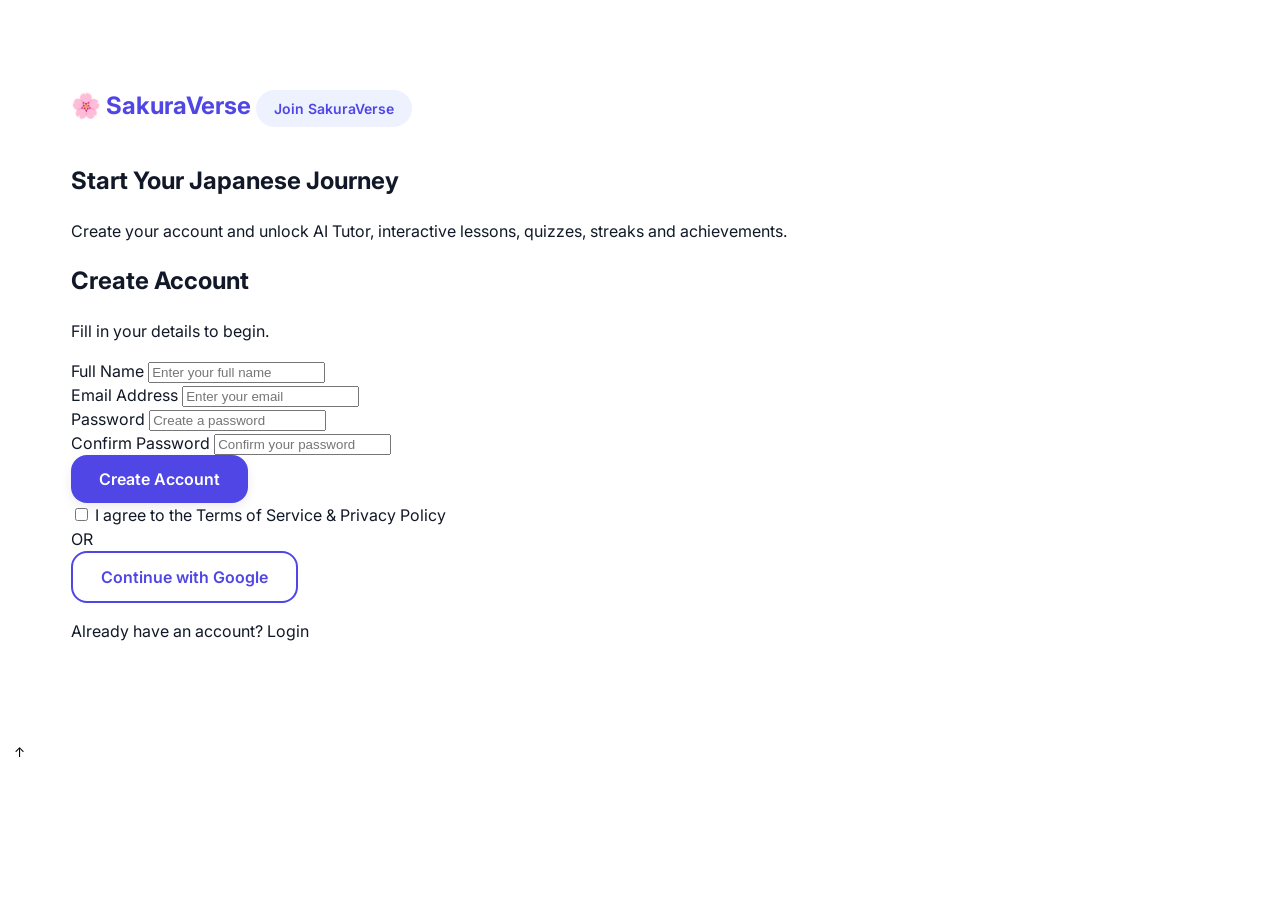
<file: signup.html>
<!DOCTYPE html>
<html lang="en">

<head>

    <!-- =========================
         BASIC META
    ========================== -->

    <meta charset="UTF-8">

    <meta name="viewport"
          content="width=device-width, initial-scale=1.0">

    <title>Create Account • SakuraVerse</title>

    <meta name="description"
          content="Create your SakuraVerse account and start learning Japanese with AI.">

    <!-- =========================
         GOOGLE FONT
    ========================== -->

    <link rel="preconnect"
          href="https://fonts.googleapis.com">

    <link rel="preconnect"
          href="https://fonts.gstatic.com"
          crossorigin>

    <link href="https://fonts.googleapis.com/css2?family=Inter:wght@300;400;500;600;700;800&display=swap"
          rel="stylesheet">

    <!-- =========================
         CSS FILES
    ========================== -->

    <link rel="stylesheet"
          href="../assets/css/variables.css">

    <link rel="stylesheet"
          href="../assets/css/style.css">

    <link rel="stylesheet"
          href="../assets/css/responsive.css">

    <link rel="stylesheet"
          href="../assets/css/animations.css">

</head>

<body>

<!-- =========================
     SIGNUP SECTION
========================= -->

<section class="signup-page">

    <div class="container">

        <div class="login-wrapper">

            <!-- Left Side -->

            <div class="login-info">

                <a href="../index.html"
                   class="logo">

                    🌸 SakuraVerse

                </a>

                <span class="section-badge">

                    Join SakuraVerse

                </span>

                <h1>

                    Start Your
                    Japanese Journey

                </h1>

                <p>

                    Create your account and unlock
                    AI Tutor, interactive lessons,
                    quizzes, streaks and achievements.

                </p>

            </div>

            <!-- Right Side -->

            <div class="login-card">

                <h2>

                    Create Account

                </h2>

                <p>

                    Fill in your details to begin.

                </p>

                              <!-- =========================
                     SIGNUP FORM
                ========================== -->

                <form class="signup-form">

                    <div class="form-group">

                        <label for="fullname">

                            Full Name

                        </label>

                        <input
                            type="text"
                            id="fullname"
                            name="fullname"
                            placeholder="Enter your full name"
                            required>

                    </div>

                    <div class="form-group">

                        <label for="email">

                            Email Address

                        </label>

                        <input
                            type="email"
                            id="email"
                            name="email"
                            placeholder="Enter your email"
                            required>

                    </div>

                    <div class="form-group">

                        <label for="password">

                            Password

                        </label>

                        <input
                            type="password"
                            id="password"
                            name="password"
                            placeholder="Create a password"
                            required>

                    </div>

                    <div class="form-group">

                        <label for="confirm-password">

                            Confirm Password

                        </label>

                        <input
                            type="password"
                            id="confirm-password"
                            name="confirm-password"
                            placeholder="Confirm your password"
                            required>

                    </div>

                    <button
                        type="submit"
                        class="btn btn-primary">

                        Create Account

                    </button>

                </form>

                              <!-- =========================
                     TERMS & CONDITIONS
                ========================== -->

                <div class="login-options">

                    <label class="remember-me">

                        <input
                            type="checkbox"
                            name="terms"
                            required>

                        <span>

                            I agree to the
                            <a href="#">Terms of Service</a>
                            &
                            <a href="#">Privacy Policy</a>

                        </span>

                    </label>

                </div>

                <div class="login-divider">

                    <span>

                        OR

                    </span>

                </div>

                <button
                    type="button"
                    class="btn btn-outline google-login">

                    Continue with Google

                </button>

                              <!-- =========================
                     LOGIN LINK
                ========================== -->

                <p class="signup-text">

                    Already have an account?

                    <a href="login.html">

                        Login

                    </a>

                </p>

            </div>

        </div>

    </div>

</section>

  <!-- =========================
     JAVASCRIPT
========================= -->

<script
    src="../assets/js/script.js">

</script>

</body>

</html>
</file>
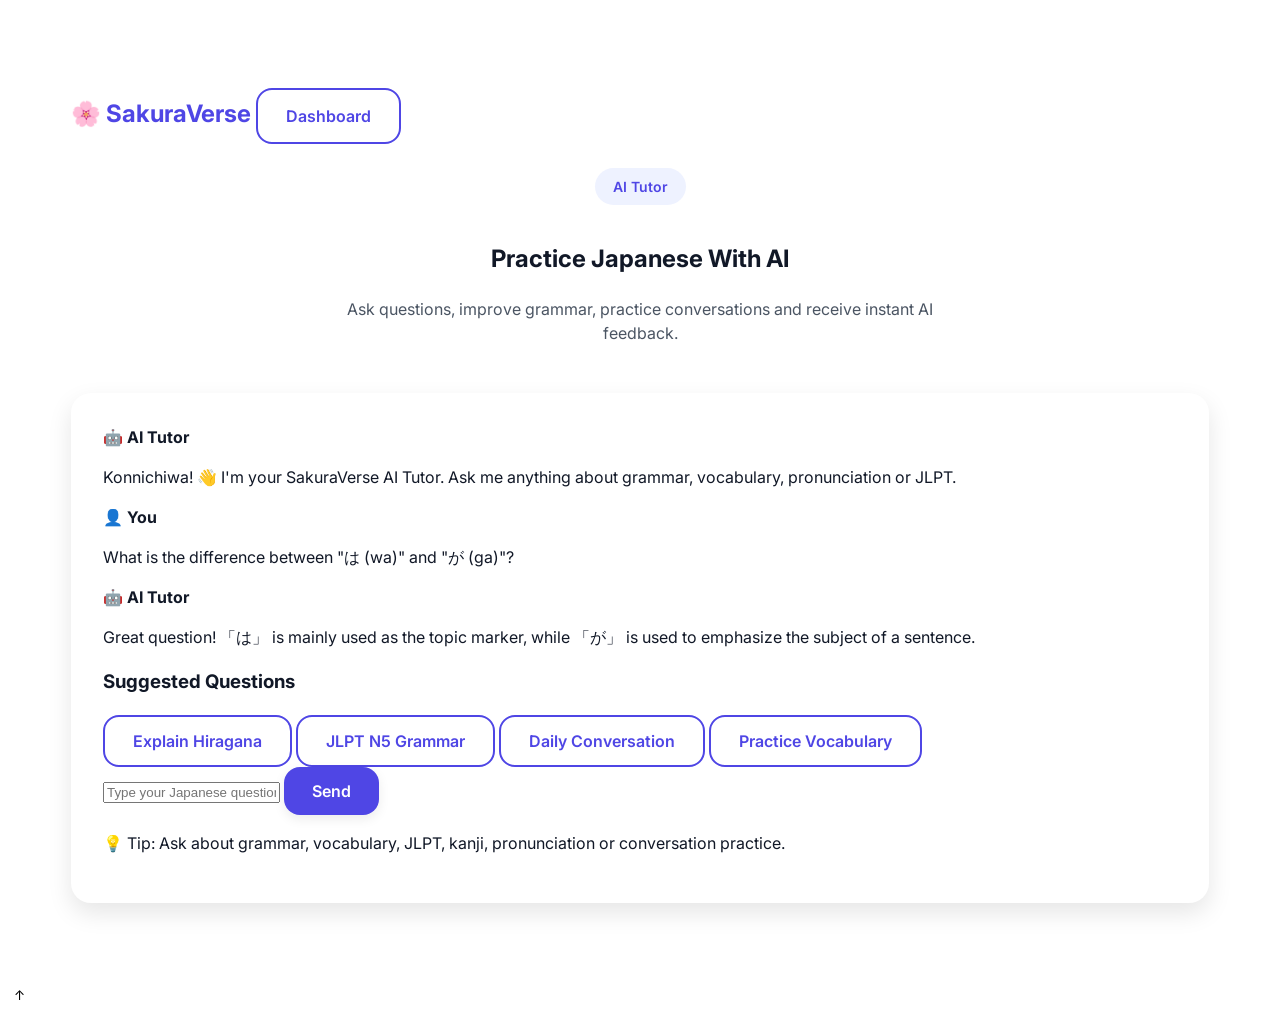
<file: Pages/ai-chat.html>
<!DOCTYPE html>
<html lang="en">

<head>

    <!-- =========================
         BASIC META
    ========================== -->

    <meta charset="UTF-8">

    <meta name="viewport"
          content="width=device-width, initial-scale=1.0">

    <title>AI Tutor • SakuraVerse</title>

    <meta name="description"
          content="Practice Japanese with SakuraVerse AI Tutor.">

    <!-- =========================
         GOOGLE FONT
    ========================== -->

    <link rel="preconnect"
          href="https://fonts.googleapis.com">

    <link rel="preconnect"
          href="https://fonts.gstatic.com"
          crossorigin>

    <link href="https://fonts.googleapis.com/css2?family=Inter:wght@300;400;500;600;700;800&display=swap"
          rel="stylesheet">

    <!-- =========================
         CSS FILES
    ========================== -->

    <link rel="stylesheet"
          href="../assets/css/variables.css">

    <link rel="stylesheet"
          href="../assets/css/style.css">

    <link rel="stylesheet"
          href="../assets/css/responsive.css">

    <link rel="stylesheet"
          href="../assets/css/animations.css">

</head>

<body>

<!-- =========================
     AI TUTOR
========================= -->

<section class="ai-chat-page">

    <div class="container">

        <header class="dashboard-header">

            <a href="../index.html"
               class="logo">

                🌸 SakuraVerse

            </a>

            <a href="dashboard.html"
               class="btn btn-outline">

                Dashboard

            </a>

        </header>

        <!-- =========================
             PAGE HEADER
        ========================== -->

        <div class="section-header">

            <span class="section-badge">

                AI Tutor

            </span>

            <h1>

                Practice Japanese
                With AI

            </h1>

            <p>

                Ask questions, improve grammar,
                practice conversations and receive
                instant AI feedback.

            </p>

        </div>

        <!-- =========================
             CHAT WINDOW
        ========================== -->

        <div class="dashboard-card">

            <div class="chat-messages">

                              <!-- AI MESSAGE -->

                <div class="chat-message ai-message">

                    <strong>

                        🤖 AI Tutor

                    </strong>

                    <p>

                        Konnichiwa! 👋

                        I'm your SakuraVerse AI Tutor.
                        Ask me anything about
                        grammar, vocabulary,
                        pronunciation or JLPT.

                    </p>

                </div>

                <!-- USER MESSAGE -->

                <div class="chat-message user-message">

                    <strong>

                        👤 You

                    </strong>

                    <p>

                        What is the difference
                        between "は (wa)"
                        and "が (ga)"?

                    </p>

                </div>

                <!-- AI REPLY -->

                <div class="chat-message ai-message">

                    <strong>

                        🤖 AI Tutor

                    </strong>

                    <p>

                        Great question!

                        「は」 is mainly used
                        as the topic marker,
                        while 「が」 is used
                        to emphasize the subject
                        of a sentence.

                    </p>

                </div>

            </div>

                      <!-- =========================
                 SUGGESTED PROMPTS
            ========================== -->

            <div class="chat-suggestions">

                <h3>

                    Suggested Questions

                </h3>

                <div class="suggestion-buttons">

                    <button
                        type="button"
                        class="btn btn-outline">

                        Explain Hiragana

                    </button>

                    <button
                        type="button"
                        class="btn btn-outline">

                        JLPT N5 Grammar

                    </button>

                    <button
                        type="button"
                        class="btn btn-outline">

                        Daily Conversation

                    </button>

                    <button
                        type="button"
                        class="btn btn-outline">

                        Practice Vocabulary

                    </button>

                </div>

            </div>
                        <!-- =========================
                 CHAT INPUT
            ========================== -->

            <div class="chat-input-area">

                <form class="chat-form">

                    <input
                        type="text"
                        class="chat-input"
                        placeholder="Type your Japanese question..."
                        autocomplete="off">

                    <button
                        type="submit"
                        class="btn btn-primary">

                        Send

                    </button>

                </form>

                <p>

                    💡 Tip: Ask about grammar,
                    vocabulary, JLPT, kanji,
                    pronunciation or conversation practice.

                </p>

            </div>

        </div>

      <!-- =========================
     JAVASCRIPT
========================= -->

    </div>

</section>

<script
    src="../assets/js/script.js">

</script>

</body>

</html>
</file>
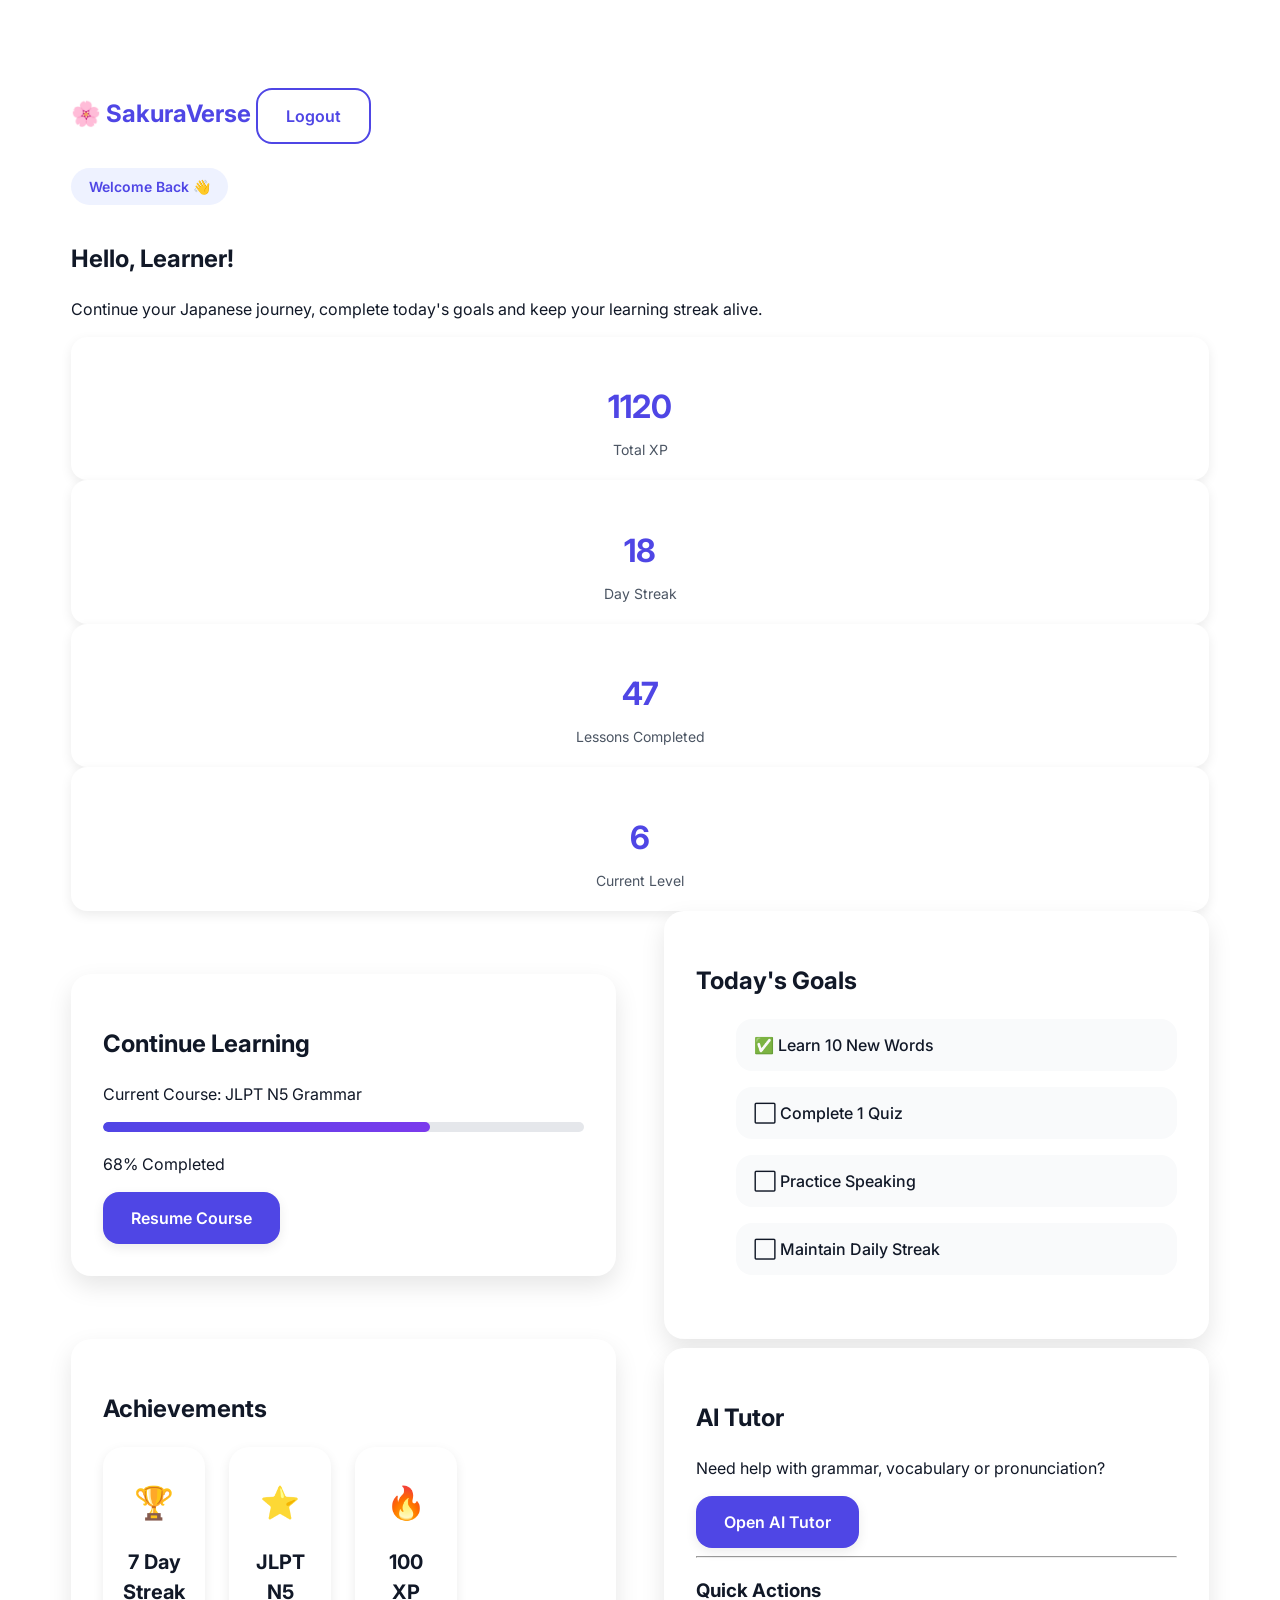
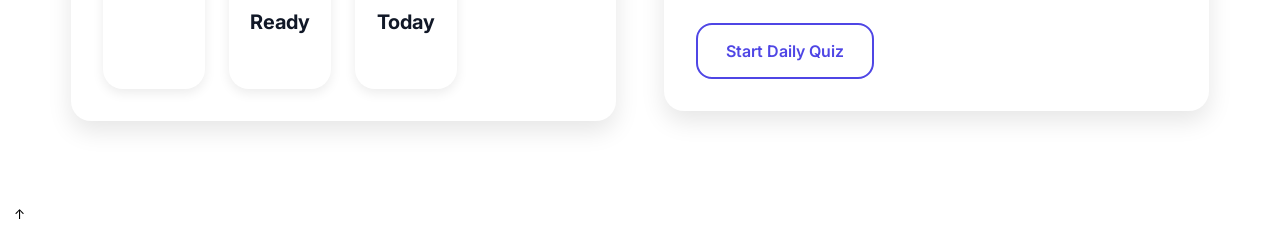
<file: Pages/dashboard.html>
<!DOCTYPE html>
<html lang="en">

<head>

    <!-- =========================
         BASIC META
    ========================== -->

    <meta charset="UTF-8">

    <meta name="viewport"
          content="width=device-width, initial-scale=1.0">

    <title>Dashboard • SakuraVerse</title>

    <meta name="description"
          content="Track your Japanese learning progress on SakuraVerse.">

    <!-- =========================
         GOOGLE FONT
    ========================== -->

    <link rel="preconnect"
          href="https://fonts.googleapis.com">

    <link rel="preconnect"
          href="https://fonts.gstatic.com"
          crossorigin>

    <link href="https://fonts.googleapis.com/css2?family=Inter:wght@300;400;500;600;700;800&display=swap"
          rel="stylesheet">

    <!-- =========================
         CSS FILES
    ========================== -->

    <link rel="stylesheet"
          href="../assets/css/variables.css">

    <link rel="stylesheet"
          href="../assets/css/style.css">

    <link rel="stylesheet"
          href="../assets/css/responsive.css">

    <link rel="stylesheet"
          href="../assets/css/animations.css">

</head>

<body>

<!-- =========================
     DASHBOARD
========================= -->

<section class="dashboard-page">

    <div class="container">

        <header class="dashboard-header">

            <a href="../index.html"
               class="logo">

                🌸 SakuraVerse

            </a>

            <a href="login.html"
               class="btn btn-outline">

                Logout

            </a>

        </header>

        <!-- =========================
             WELCOME
        ========================== -->

        <div class="dashboard-welcome">

            <span class="section-badge">

                Welcome Back 👋

            </span>

            <h1>

                Hello, Learner!

            </h1>

            <p>

                Continue your Japanese journey,
                complete today's goals and keep
                your learning streak alive.

            </p>

        </div>

              <!-- =========================
             STATISTICS
        ========================== -->

        <div class="dashboard-stats">

            <article class="stat-card">

                <h2>

                    1250

                </h2>

                <p>

                    Total XP

                </p>

            </article>

            <article class="stat-card">

                <h2>

                    18

                </h2>

                <p>

                    Day Streak

                </p>

            </article>

            <article class="stat-card">

                <h2>

                    47

                </h2>

                <p>

                    Lessons Completed

                </p>

            </article>

            <article class="stat-card">

                <h2>

                    Level 6

                </h2>

                <p>

                    Current Level

                </p>

            </article>

        </div>

              <!-- =========================
             CONTINUE LEARNING
        ========================== -->

        <div class="dashboard-grid">

            <div class="dashboard-card">

                <h2>

                    Continue Learning

                </h2>

                <p>

                    Current Course:
                    JLPT N5 Grammar

                </p>

                <div class="progress-bar">

                    <div class="progress-fill"
                         style="width:68%;">

                    </div>

                </div>

                <p>

                    68% Completed

                </p>

                <a href="quiz.html"
                   class="btn btn-primary">

                    Resume Course

                </a>

            </div>

            <!-- =========================
                 TODAY'S GOALS
            ========================== -->

            <div class="dashboard-card">

                <h2>

                    Today's Goals

                </h2>

                <ul class="ai-list">

                    <li>✅ Learn 10 New Words</li>

                    <li>⬜ Complete 1 Quiz</li>

                    <li>⬜ Practice Speaking</li>

                    <li>⬜ Maintain Daily Streak</li>

                </ul>

            </div>

        </div>

              <!-- =========================
             ACHIEVEMENTS
        ========================== -->

        <div class="dashboard-grid">

            <div class="dashboard-card">

                <h2>

                    Achievements

                </h2>

                <div class="achievement-grid">

                    <div class="achievement-card">

                        🏆

                        <h3>

                            7 Day Streak

                        </h3>

                    </div>

                    <div class="achievement-card">

                        ⭐

                        <h3>

                            JLPT N5 Ready

                        </h3>

                    </div>

                    <div class="achievement-card">

                        🔥

                        <h3>

                            100 XP Today

                        </h3>

                    </div>

                </div>

            </div>

            <!-- =========================
                 AI TUTOR
            ========================== -->

            <div class="dashboard-card">

                <h2>

                    AI Tutor

                </h2>

                <p>

                    Need help with grammar,
                    vocabulary or pronunciation?

                </p>

                <a href="ai-chat.html"
                   class="btn btn-primary">

                    Open AI Tutor

                </a>

                <hr>

                <h3>

                    Quick Actions

                </h3>

                <a href="quiz.html"
                   class="btn btn-outline">

                    Start Daily Quiz

                </a>

            </div>

        </div>

      <!-- =========================
     JAVASCRIPT
========================= -->

    </div>

</section>

<script
    src="../assets/js/script.js">

</script>

</body>

</html>
</file>
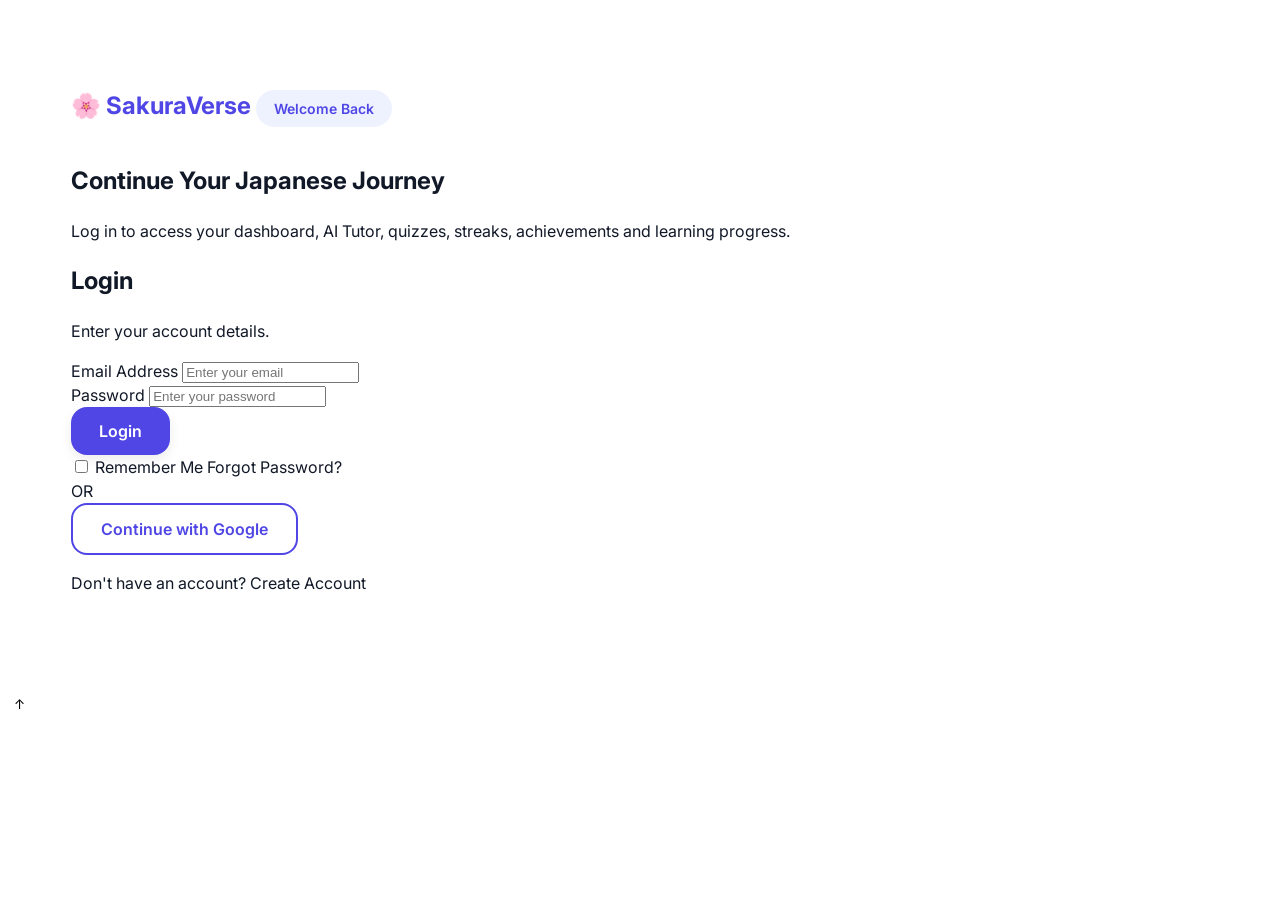
<file: Pages/login.html>
<!DOCTYPE html>
<html lang="en">

<head>

    <!-- =========================
         BASIC META
    ========================== -->

    <meta charset="UTF-8">

    <meta name="viewport"
          content="width=device-width, initial-scale=1.0">

    <title>Login • SakuraVerse</title>

    <meta name="description"
          content="Login to SakuraVerse and continue your Japanese learning journey.">

    <!-- =========================
         GOOGLE FONT
    ========================== -->

    <link rel="preconnect"
          href="https://fonts.googleapis.com">

    <link rel="preconnect"
          href="https://fonts.gstatic.com"
          crossorigin>

    <link href="https://fonts.googleapis.com/css2?family=Inter:wght@300;400;500;600;700;800&display=swap"
          rel="stylesheet">

    <!-- =========================
         CSS FILES
    ========================== -->

    <link rel="stylesheet"
          href="../assets/css/variables.css">

    <link rel="stylesheet"
          href="../assets/css/style.css">

    <link rel="stylesheet"
          href="../assets/css/responsive.css">

    <link rel="stylesheet"
          href="../assets/css/animations.css">

</head>

<body>

<!-- =========================
     LOGIN SECTION
========================= -->

<section class="login-page">

    <div class="container">

        <div class="login-wrapper">

            <!-- Left Side -->

            <div class="login-info">

                <a href="../index.html"
                   class="logo">

                    🌸 SakuraVerse

                </a>

                <span class="section-badge">

                    Welcome Back

                </span>

                <h1>

                    Continue Your
                    Japanese Journey

                </h1>

                <p>

                    Log in to access your dashboard,
                    AI Tutor, quizzes, streaks,
                    achievements and learning progress.

                </p>

            </div>

            <!-- Right Side -->

            <div class="login-card">

                <h2>

                    Login

                </h2>

                <p>

                    Enter your account details.

                </p>

                              <!-- =========================
                     LOGIN FORM
                ========================== -->

                <form class="login-form">

                    <div class="form-group">

                        <label for="email">

                            Email Address

                        </label>

                        <input
                            type="email"
                            id="email"
                            name="email"
                            placeholder="Enter your email"
                            required>

                    </div>

                    <div class="form-group">

                        <label for="password">

                            Password

                        </label>

                        <input
                            type="password"
                            id="password"
                            name="password"
                            placeholder="Enter your password"
                            required>

                    </div>

                    <button
                        type="submit"
                        class="btn btn-primary">

                        Login

                    </button>

                </form>

                              <!-- =========================
                     FORM OPTIONS
                ========================== -->

                <div class="login-options">

                    <label class="remember-me">

                        <input
                            type="checkbox"
                            name="remember">

                        <span>

                            Remember Me

                        </span>

                    </label>

                    <a href="#"
                       class="forgot-password">

                        Forgot Password?

                    </a>

                </div>

                <div class="login-divider">

                    <span>

                        OR

                    </span>

                </div>

                <button
                    type="button"
                    class="btn btn-outline google-login">

                    Continue with Google

                </button>

                              <!-- =========================
                     SIGN UP LINK
                ========================== -->

                <p class="signup-text">

                    Don't have an account?

                    <a href="signup.html">

                        Create Account

                    </a>

                </p>

            </div>

        </div>

    </div>

</section>

  <!-- =========================
     JAVASCRIPT
========================= -->

<script
    src="../assets/js/script.js">

</script>

</body>

</html>
</file>
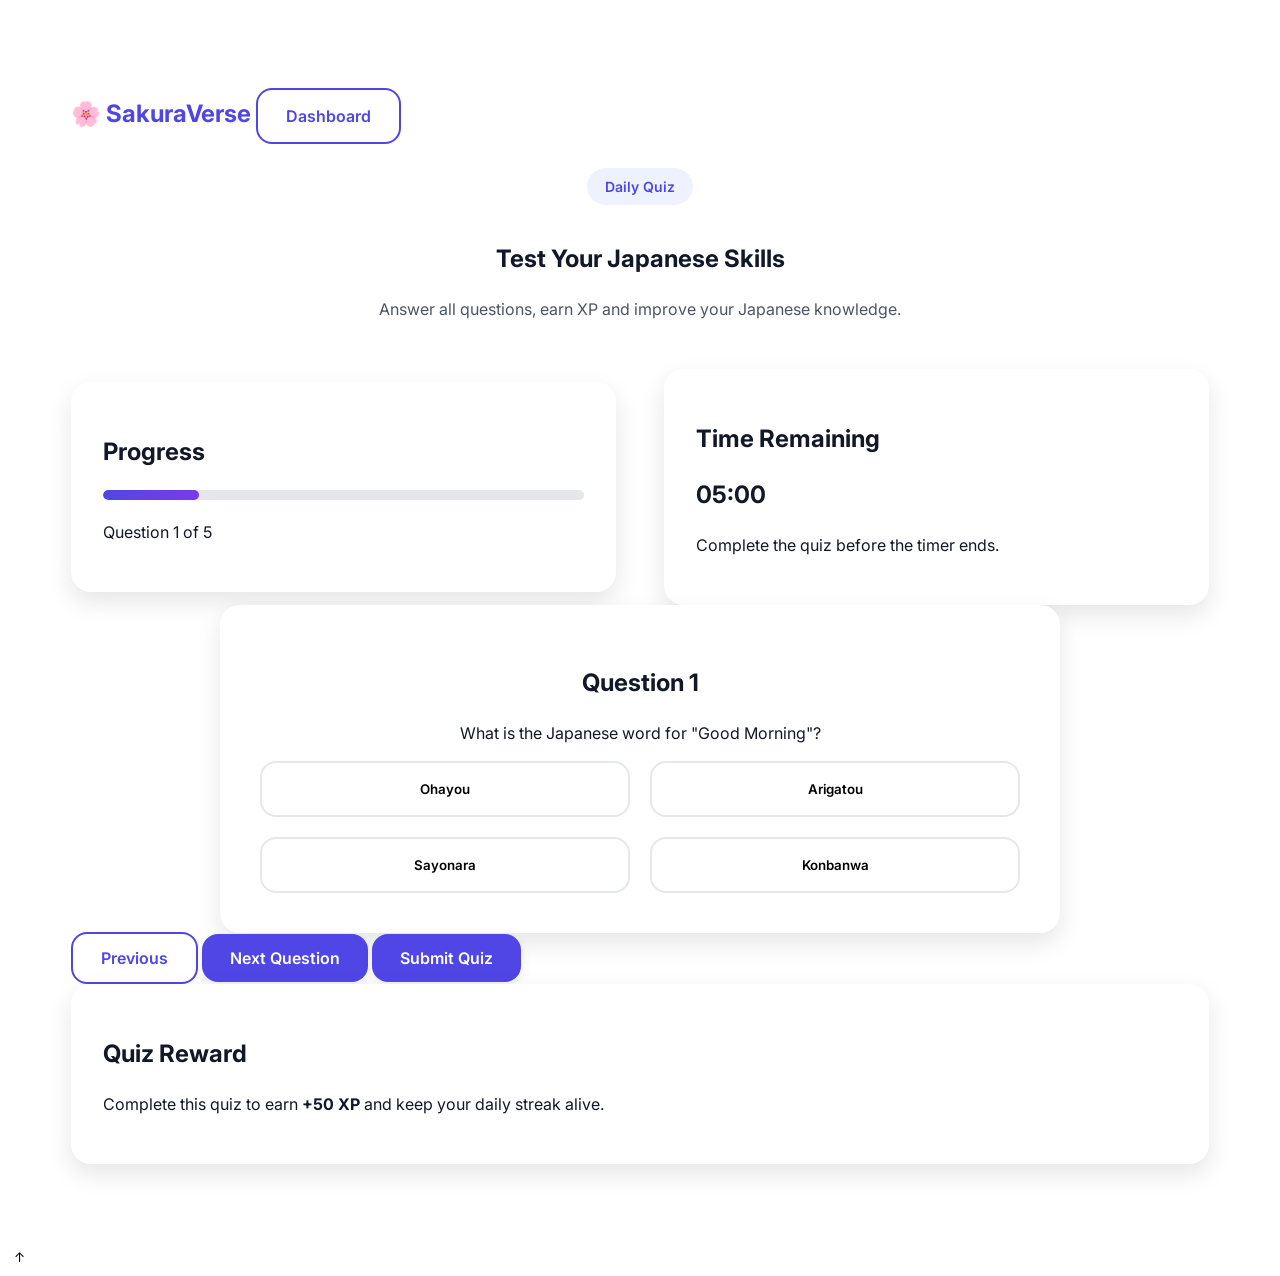
<file: Pages/quiz.html>
<!DOCTYPE html>
<html lang="en">

<head>

    <!-- =========================
         BASIC META
    ========================== -->

    <meta charset="UTF-8">

    <meta name="viewport"
          content="width=device-width, initial-scale=1.0">

    <title>Daily Quiz • SakuraVerse</title>

    <meta name="description"
          content="Test your Japanese skills with SakuraVerse quizzes.">

    <!-- =========================
         GOOGLE FONT
    ========================== -->

    <link rel="preconnect"
          href="https://fonts.googleapis.com">

    <link rel="preconnect"
          href="https://fonts.gstatic.com"
          crossorigin>

    <link href="https://fonts.googleapis.com/css2?family=Inter:wght@300;400;500;600;700;800&display=swap"
          rel="stylesheet">

    <!-- =========================
         CSS FILES
    ========================== -->

    <link rel="stylesheet"
          href="../assets/css/variables.css">

    <link rel="stylesheet"
          href="../assets/css/style.css">

    <link rel="stylesheet"
          href="../assets/css/responsive.css">

    <link rel="stylesheet"
          href="../assets/css/animations.css">

</head>

<body>

<!-- =========================
     QUIZ PAGE
========================= -->

<section class="quiz-page">

    <div class="container">

        <header class="dashboard-header">

            <a href="../index.html"
               class="logo">

                🌸 SakuraVerse

            </a>

            <a href="dashboard.html"
               class="btn btn-outline">

                Dashboard

            </a>

        </header>

        <!-- =========================
             QUIZ HEADER
        ========================== -->

        <div class="section-header">

            <span class="section-badge">

                Daily Quiz

            </span>

            <h1>

                Test Your
                Japanese Skills

            </h1>

            <p>

                Answer all questions,
                earn XP and improve
                your Japanese knowledge.

            </p>

        </div>
                <!-- =========================
             QUIZ STATUS
        ========================== -->

        <div class="dashboard-grid">

            <div class="dashboard-card">

                <h2>

                    Progress

                </h2>

                <div class="progress-bar">

                    <div
                        class="progress-fill"
                        style="width:20%;">

                    </div>

                </div>

                <p>

                    Question 1 of 5

                </p>

            </div>

            <div class="dashboard-card">

                <h2>

                    Time Remaining

                </h2>

                <h1>

                    05:00

                </h1>

                <p>

                    Complete the quiz before
                    the timer ends.

                </p>

            </div>

        </div>

              <!-- =========================
             QUIZ QUESTION
        ========================== -->

        <div class="quiz-card">

            <h2>

                Question 1

            </h2>

            <p>

                What is the Japanese
                word for "Good Morning"?

            </p>

            <div class="quiz-options">

                <button
                    class="quiz-option">

                    Ohayou

                </button>

                <button
                    class="quiz-option">

                    Arigatou

                </button>

                <button
                    class="quiz-option">

                    Sayonara

                </button>

                <button
                    class="quiz-option">

                    Konbanwa

                </button>

            </div>

        </div>

              <!-- =========================
             QUIZ ACTIONS
        ========================== -->

        <div class="quiz-actions">

            <button
                type="button"
                class="btn btn-outline">

                Previous

            </button>

            <button
                type="button"
                class="btn btn-primary">

                Next Question

            </button>

            <button
                type="submit"
                class="btn btn-primary">

                Submit Quiz

            </button>

        </div>

        <!-- =========================
             SCORE PREVIEW
        ========================== -->

        <div class="dashboard-card">

            <h2>

                Quiz Reward

            </h2>

            <p>

                Complete this quiz to earn
                <strong>+50 XP</strong> and keep
                your daily streak alive.

            </p>

        </div>

      <!-- =========================
     JAVASCRIPT
========================= -->

    </div>

</section>

<script
    src="../assets/js/script.js">

</script>

</body>

</html>
</file>
<file: assets/css/variables.css>
/*==================================================
  SAKURAVERSE DESIGN SYSTEM
  FILE: variables.css
  STATUS: IN PROGRESS
==================================================*/

:root{

/*==================================
  BRAND COLORS
==================================*/

--primary:#4F46E5;
--primary-light:#6366F1;
--primary-dark:#3730A3;

--secondary:#06B6D4;
--secondary-light:#22D3EE;
--secondary-dark:#0891B2;

--accent:#F59E0B;
--accent-light:#FBBF24;
--accent-dark:#D97706;

/*==================================
  NEUTRAL COLORS
==================================*/

--white:#FFFFFF;
--black:#000000;

--gray-50:#F9FAFB;
--gray-100:#F3F4F6;
--gray-200:#E5E7EB;
--gray-300:#D1D5DB;
--gray-400:#9CA3AF;
--gray-500:#6B7280;
--gray-600:#4B5563;
--gray-700:#374151;
--gray-800:#1F2937;
--gray-900:#111827;

/*==================================
  BACKGROUND
==================================*/

--bg-primary:#FFFFFF;
--bg-secondary:#F8FAFC;
--bg-tertiary:#EEF2FF;

--surface:#FFFFFF;
--surface-hover:#F9FAFB;

/*==================================
  TEXT
==================================*/

--text-primary:#111827;
--text-secondary:#4B5563;
--text-muted:#6B7280;
--text-white:#FFFFFF;

/*==================================
  STATUS COLORS
==================================*/

--success:#10B981;
--warning:#F59E0B;
--danger:#EF4444;
--info:#3B82F6;

/*==================================
  TYPOGRAPHY
==================================*/

--font-primary:'Inter',sans-serif;
--font-secondary:'Poppins',sans-serif;
--font-mono:'JetBrains Mono',monospace;

/*==================================
  FONT SIZES
==================================*/

--fs-xs:0.75rem;      /*12px*/
--fs-sm:0.875rem;     /*14px*/
--fs-base:1rem;       /*16px*/
--fs-md:1.125rem;     /*18px*/
--fs-lg:1.25rem;      /*20px*/
--fs-xl:1.5rem;       /*24px*/
--fs-2xl:2rem;        /*32px*/
--fs-3xl:2.5rem;      /*40px*/
--fs-4xl:3rem;        /*48px*/
--fs-5xl:4rem;        /*64px*/

/*==================================
  FONT WEIGHTS
==================================*/

--fw-light:300;
--fw-regular:400;
--fw-medium:500;
--fw-semibold:600;
--fw-bold:700;
--fw-extrabold:800;

/*==================================
  LINE HEIGHT
==================================*/

--lh-tight:1.2;
--lh-normal:1.5;
--lh-relaxed:1.8;

/*==================================
  LETTER SPACING
==================================*/

--ls-tight:-0.02em;
--ls-normal:0;
--ls-wide:0.05em;

/*==================================
  FONT ASSIGNMENT
==================================*/

--heading-font:var(--font-secondary);
--body-font:var(--font-primary);
--code-font:var(--font-mono);

/*==================================
  SPACING
==================================*/

--space-0:0;
--space-1:0.25rem;   /*4px*/
--space-2:0.5rem;    /*8px*/
--space-3:0.75rem;   /*12px*/
--space-4:1rem;      /*16px*/
--space-5:1.25rem;   /*20px*/
--space-6:1.5rem;    /*24px*/
--space-8:2rem;      /*32px*/
--space-10:2.5rem;   /*40px*/
--space-12:3rem;     /*48px*/
--space-16:4rem;     /*64px*/
--space-20:5rem;     /*80px*/
--space-24:6rem;     /*96px*/

/*==================================
  CONTAINER
==================================*/

--container-xs:480px;
--container-sm:640px;
--container-md:768px;
--container-lg:1024px;
--container-xl:1280px;
--container-2xl:1440px;

/*==================================
  BORDER RADIUS
==================================*/

--radius-xs:4px;
--radius-sm:8px;
--radius-md:12px;
--radius-lg:16px;
--radius-xl:20px;
--radius-2xl:24px;
--radius-full:9999px;

/*==================================
  BORDER
==================================*/

--border-width:1px;
--border-color:var(--gray-200);

/*==================================
  HEADER
==================================*/

--header-height:80px;
--header-height-mobile:70px;

/*==================================
  SHADOWS
==================================*/

--shadow-xs:0 1px 2px rgba(0,0,0,.05);
--shadow-sm:0 4px 12px rgba(0,0,0,.08);
--shadow-md:0 10px 25px rgba(0,0,0,.10);
--shadow-lg:0 20px 40px rgba(0,0,0,.12);
--shadow-xl:0 30px 60px rgba(0,0,0,.16);

/*==================================
  GRADIENTS
==================================*/

--gradient-primary:linear-gradient(135deg,#4F46E5,#7C3AED);
--gradient-secondary:linear-gradient(135deg,#06B6D4,#3B82F6);
--gradient-accent:linear-gradient(135deg,#F59E0B,#F97316);

/*==================================
  TRANSITIONS
==================================*/

--transition-fast:0.2s ease;
--transition-normal:0.3s ease;
--transition-slow:0.5s ease;

/*==================================
  ANIMATION
==================================*/

--animation-fast:150ms;
--animation-normal:300ms;
--animation-slow:500ms;

/*==================================
  BREAKPOINTS
==================================*/

--breakpoint-mobile:480px;
--breakpoint-tablet:768px;
--breakpoint-laptop:1024px;
--breakpoint-desktop:1280px;

/*==================================
  Z-INDEX
==================================*/

--z-dropdown:1000;
--z-sticky:1010;
--z-fixed:1020;
--z-modal:1030;
--z-tooltip:1040;

/*==================================
  DARK MODE
==================================*/

--dark-bg:#0F172A;
--dark-surface:#1E293B;
--dark-card:#334155;

--dark-text:#F8FAFC;
--dark-text-secondary:#CBD5E1;
--dark-border:#475569;

}
</file>
<file: assets/css/style.css>
📄 style.css — Part 1
/*==================================================
  SAKURAVERSE
  FILE : style.css
  STATUS : IN PROGRESS
==================================================*/


/*==================================
  RESET
==================================*/

*{
margin:0;
padding:0;
box-sizing:border-box;
}

html{
scroll-behavior:smooth;
}

body{

font-family:var(--body-font);

font-size:var(--fs-base);

line-height:var(--lh-normal);

background:var(--bg-primary);

color:var(--text-primary);

overflow-x:hidden;

}


/*==================================
  IMAGES
==================================*/

img{

display:block;

max-width:100%;

height:auto;

}


/*==================================
  LINKS
==================================*/

a{

text-decoration:none;

color:inherit;

}


/*==================================
  LIST
==================================*/

ul{

list-style:none;

}


/*==================================
  BUTTON
==================================*/

button{

border:none;

outline:none;

background:none;

cursor:pointer;

font-family:inherit;

}


/*==================================
  CONTAINER
==================================*/

.container{

width:min(90%,1200px);

margin-inline:auto;

}


/*==================================
  SECTION
==================================*/

section{

padding:var(--space-20) 0;

}


/*==================================
  SECTION HEADER
==================================*/

.section-header{

text-align:center;

margin-bottom:var(--space-12);

}


.section-badge{

display:inline-block;

padding:8px 18px;

border-radius:var(--radius-full);

background:var(--bg-tertiary);

color:var(--primary);

font-size:var(--fs-sm);

font-weight:var(--fw-semibold);

margin-bottom:var(--space-4);

}


.section-header h2{

font-size:var(--fs-3xl);

font-weight:var(--fw-bold);

margin-bottom:var(--space-4);

}


.section-header p{

max-width:650px;

margin:auto;

color:var(--text-secondary);

}

/*==================================
  BUTTONS
==================================*/

.btn{

display:inline-flex;

align-items:center;

justify-content:center;

padding:14px 28px;

border-radius:var(--radius-lg);

font-size:var(--fs-base);

font-weight:var(--fw-semibold);

transition:var(--transition-normal);

cursor:pointer;

}

.btn-primary{

background:var(--primary);

color:var(--white);

box-shadow:var(--shadow-sm);

}

.btn-primary:hover{

background:var(--primary-dark);

transform:translateY(-2px);

box-shadow:var(--shadow-md);

}

.btn-outline{

border:2px solid var(--primary);

color:var(--primary);

background:transparent;

}

.btn-outline:hover{

background:var(--primary);

color:var(--white);

}


/*==================================
  HEADER
==================================*/

.header{

position:fixed;

top:0;

left:0;

width:100%;

height:var(--header-height);

background:rgba(255,255,255,.9);

backdrop-filter:blur(12px);

border-bottom:1px solid var(--gray-200);

z-index:var(--z-fixed);

}


/*==================================
  NAVBAR
==================================*/

.navbar{

height:100%;

display:flex;

align-items:center;

justify-content:space-between;

gap:var(--space-6);

}

.logo{

font-size:var(--fs-xl);

font-weight:var(--fw-bold);

color:var(--primary);

}

.nav-menu{

display:flex;

align-items:center;

gap:var(--space-8);

}

.nav-menu a{

font-weight:var(--fw-medium);

color:var(--text-secondary);

transition:var(--transition-fast);

}

.nav-menu a:hover{

color:var(--primary);

}

.nav-buttons{

display:flex;

align-items:center;

gap:var(--space-4);

}
/*==================================
  HERO
==================================*/

.hero{

padding-top:140px;

padding-bottom:100px;

background:var(--bg-secondary);

}

.hero-grid{

display:grid;

grid-template-columns:repeat(2,1fr);

align-items:center;

gap:var(--space-16);

}

.hero-content h1{

font-size:var(--fs-5xl);

font-weight:var(--fw-extrabold);

line-height:1.1;

margin:var(--space-4) 0;

}

.hero-content p{

font-size:var(--fs-lg);

color:var(--text-secondary);

margin-bottom:var(--space-8);

max-width:580px;

}

.hero-badge{

display:inline-block;

padding:10px 20px;

border-radius:var(--radius-full);

background:var(--bg-tertiary);

color:var(--primary);

font-weight:var(--fw-semibold);

margin-bottom:var(--space-4);

}

.hero-buttons{

display:flex;

align-items:center;

gap:var(--space-4);

margin-bottom:var(--space-10);

}

.hero-stats{

display:flex;

align-items:center;

gap:var(--space-8);

flex-wrap:wrap;

}

.stat-card{

background:var(--surface);

padding:20px;

border-radius:var(--radius-lg);

box-shadow:var(--shadow-sm);

min-width:130px;

text-align:center;

transition:var(--transition-normal);

}

.stat-card:hover{

transform:translateY(-5px);

box-shadow:var(--shadow-md);

}

.stat-card h2{

font-size:var(--fs-2xl);

color:var(--primary);

margin-bottom:8px;

}

.stat-card p{

font-size:var(--fs-sm);

color:var(--text-secondary);

margin:0;

}

.hero-image{

display:flex;

justify-content:center;

align-items:center;

}

.hero-image img{

width:100%;

max-width:550px;

}
/*==================================
  TRUSTED
==================================*/

.trusted{

background:var(--white);

padding:60px 0;

}

.section-label{

text-align:center;

font-size:var(--fs-lg);

color:var(--text-secondary);

margin-bottom:var(--space-8);

}

.trusted-logos{

display:grid;

grid-template-columns:repeat(5,1fr);

gap:var(--space-8);

align-items:center;

justify-items:center;

}

.trusted-logos img{

max-width:120px;

opacity:.7;

transition:var(--transition-normal);

}

.trusted-logos img:hover{

opacity:1;

transform:scale(1.05);

}


/*==================================
  FEATURES
==================================*/

.features{

background:var(--bg-secondary);

}

.features-grid{

display:grid;

grid-template-columns:repeat(3,1fr);

gap:var(--space-8);

}

.feature-card{

background:var(--surface);

padding:40px 30px;

border-radius:var(--radius-xl);

text-align:center;

box-shadow:var(--shadow-sm);

transition:var(--transition-normal);

}

.feature-card:hover{

transform:translateY(-8px);

box-shadow:var(--shadow-lg);

}
.feature-icon{

width:80px;

height:80px;

margin:0 auto 24px;

display:flex;

align-items:center;

justify-content:center;

font-size:2rem;

border-radius:50%;

background:var(--bg-tertiary);

}

.feature-card h3{

font-size:var(--fs-xl);

margin-bottom:16px;

}

.feature-card p{

color:var(--text-secondary);

line-height:1.7;

}

/*==================================
  LEARNING PATH
==================================*/

.learning-path{

background:var(--white);

}

.path-grid{

display:grid;

grid-template-columns:repeat(4,1fr);

gap:var(--space-6);

}

.path-card{

background:var(--surface);

padding:32px 24px;

border-radius:var(--radius-xl);

box-shadow:var(--shadow-sm);

transition:var(--transition-normal);

border:1px solid var(--gray-200);

}

.path-card:hover{

transform:translateY(-8px);

box-shadow:var(--shadow-lg);

border-color:var(--primary);

}

.path-level{

display:inline-block;

padding:8px 16px;

background:var(--bg-tertiary);

color:var(--primary);

border-radius:var(--radius-full);

font-size:var(--fs-sm);

font-weight:var(--fw-semibold);

margin-bottom:var(--space-4);

}

.path-card h3{

font-size:var(--fs-xl);

margin-bottom:var(--space-4);

color:var(--text-primary);

}

.path-card p{

color:var(--text-secondary);

line-height:1.7;

}

/*==================================
  DASHBOARD PREVIEW
==================================*/

.dashboard-preview{

background:var(--bg-secondary);

}

.dashboard-grid{

display:grid;

grid-template-columns:1fr 1fr;

gap:var(--space-12);

align-items:center;

}

.dashboard-content h2{

font-size:var(--fs-3xl);

margin:var(--space-4) 0;

}

.dashboard-content p{

color:var(--text-secondary);

margin-bottom:var(--space-8);

line-height:1.8;

}

.dashboard-card{

background:var(--surface);

padding:32px;

border-radius:var(--radius-xl);

box-shadow:var(--shadow-md);

}

.dashboard-header{

margin-bottom:var(--space-6);

}

.dashboard-header h3{

font-size:var(--fs-xl);

}

.progress-item{

display:flex;

justify-content:space-between;

margin:20px 0 10px;

font-weight:var(--fw-medium);

}

.progress-bar{

width:100%;

height:10px;

background:var(--gray-200);

border-radius:var(--radius-full);

overflow:hidden;

margin-bottom:var(--space-5);

}

.progress-fill{

height:100%;

background:var(--gradient-primary);

border-radius:inherit;

}

/*==================================
  AI TUTOR
==================================*/

.ai-tutor{

background:var(--white);

}

.ai-grid{

display:grid;

grid-template-columns:1fr 1fr;

align-items:center;

gap:var(--space-16);

}

.ai-image{

display:flex;

justify-content:center;

align-items:center;

}

.ai-image img{

width:100%;

max-width:520px;

}

.ai-content h2{

font-size:var(--fs-3xl);

margin:var(--space-4) 0;

}

.ai-content p{

color:var(--text-secondary);

line-height:1.8;

margin-bottom:var(--space-6);

}

.ai-list{

display:flex;

flex-direction:column;

gap:var(--space-4);

margin-bottom:var(--space-8);

}

.ai-list li{

display:flex;

align-items:center;

gap:12px;

padding:14px 18px;

background:var(--gray-50);

border-radius:var(--radius-lg);

font-weight:var(--fw-medium);

transition:var(--transition-normal);

}

.ai-list li:hover{

background:var(--bg-tertiary);

transform:translateX(8px);

}


/*==================================
  QUIZ
==================================*/

.quiz-preview{

background:var(--bg-secondary);

}

.quiz-card{

max-width:760px;

margin:auto;

padding:40px;

background:var(--surface);

border-radius:var(--radius-xl);

box-shadow:var(--shadow-md);

text-align:center;

}

.quiz-card h3{

font-size:var(--fs-2xl);

margin-bottom:var(--space-8);

}

.quiz-options{

display:grid;

grid-template-columns:repeat(2,1fr);

gap:20px;

}

.quiz-option{

padding:18px;

border:2px solid var(--gray-200);

border-radius:var(--radius-lg);

background:var(--white);

font-weight:var(--fw-semibold);

transition:var(--transition-normal);

cursor:pointer;

}

.quiz-option:hover{

border-color:var(--primary);

background:var(--bg-tertiary);

color:var(--primary);

}


/*==================================
  LEADERBOARD
==================================*/

.leaderboard{

background:var(--white);

}

.leaderboard-card{

max-width:700px;

margin:auto;

background:var(--surface);

padding:32px;

border-radius:var(--radius-xl);

box-shadow:var(--shadow-sm);

}

.leaderboard-item{

display:flex;

justify-content:space-between;

align-items:center;

padding:18px 0;

border-bottom:1px solid var(--gray-200);

}

.leaderboard-item:last-child{

border-bottom:none;

}


/*==================================
  ACHIEVEMENTS
==================================*/

.achievements{

background:var(--bg-secondary);

}

.achievement-grid{

display:grid;

grid-template-columns:repeat(4,1fr);

gap:var(--space-6);

}

.achievement-card{

background:var(--surface);

padding:32px 20px;

text-align:center;

border-radius:var(--radius-xl);

box-shadow:var(--shadow-sm);

font-size:2rem;

transition:var(--transition-normal);

}

.achievement-card:hover{

transform:translateY(-8px);

box-shadow:var(--shadow-lg);

}

.achievement-card h3{

margin-top:20px;

font-size:var(--fs-lg);

}

/*==================================
  PRICING
==================================*/

.pricing{

background:var(--white);

}

.pricing-grid{

display:grid;

grid-template-columns:repeat(3,1fr);

gap:var(--space-8);

align-items:stretch;

}

.pricing-card{

position:relative;

padding:40px 32px;

background:var(--surface);

border:1px solid var(--gray-200);

border-radius:var(--radius-xl);

box-shadow:var(--shadow-sm);

text-align:center;

transition:var(--transition-normal);

}

.pricing-card:hover{

transform:translateY(-10px);

box-shadow:var(--shadow-lg);

border-color:var(--primary);

}

.pricing-card h3{

font-size:var(--fs-2xl);

margin-bottom:var(--space-4);

}

.price{

font-size:var(--fs-4xl);

font-weight:var(--fw-bold);

color:var(--primary);

margin-bottom:var(--space-6);

}

.price span{

display:block;

margin-top:8px;

font-size:var(--fs-sm);

font-weight:var(--fw-regular);

color:var(--text-secondary);

}

.pricing-list{

display:flex;

flex-direction:column;

gap:16px;

margin-bottom:var(--space-8);

text-align:left;

}

.pricing-list li{

color:var(--text-secondary);

}

.featured{

border:2px solid var(--primary);

transform:scale(1.04);

}

.featured:hover{

transform:scale(1.04) translateY(-10px);

}

.pricing-badge{

position:absolute;

top:-15px;

left:50%;

transform:translateX(-50%);

padding:8px 20px;

background:var(--primary);

color:var(--white);

border-radius:var(--radius-full);

font-size:var(--fs-sm);

font-weight:var(--fw-semibold);

}


/*==================================
  TESTIMONIALS
==================================*/

.testimonials{

background:var(--bg-secondary);

}

.testimonial-grid{

display:grid;

grid-template-columns:repeat(3,1fr);

gap:var(--space-8);

}

.testimonial-card{

padding:32px;

background:var(--surface);

border-radius:var(--radius-xl);

box-shadow:var(--shadow-sm);

transition:var(--transition-normal);

}

.testimonial-card:hover{

transform:translateY(-8px);

box-shadow:var(--shadow-lg);

}

.testimonial-card p{

font-style:italic;

line-height:1.8;

color:var(--text-secondary);

margin-bottom:var(--space-6);

}

.testimonial-card h4{

color:var(--primary);

font-size:var(--fs-base);

}

/*==================================
  FAQ
==================================*/

.faq{

background:var(--white);

}

.faq-list{

max-width:900px;

margin:0 auto;

display:flex;

flex-direction:column;

gap:var(--space-6);

}

.faq-item{

padding:28px 32px;

background:var(--surface);

border:1px solid var(--gray-200);

border-radius:var(--radius-xl);

box-shadow:var(--shadow-sm);

transition:var(--transition-normal);

}

.faq-item:hover{

border-color:var(--primary);

box-shadow:var(--shadow-md);

transform:translateY(-4px);

}

.faq-item h3{

font-size:var(--fs-xl);

font-weight:var(--fw-semibold);

margin-bottom:var(--space-4);

color:var(--text-primary);

}

.faq-item p{

font-size:var(--fs-base);

line-height:1.8;

color:var(--text-secondary);

}


/*==================================
  CTA
==================================*/

.cta{

background:var(--gradient-primary);

color:var(--white);

}

.cta-box{

text-align:center;

padding:80px 40px;

border-radius:var(--radius-2xl);

}

.cta-box h2{

font-size:var(--fs-4xl);

font-weight:var(--fw-bold);

margin-bottom:var(--space-6);

color:var(--white);

}

.cta-box p{

max-width:650px;

margin:0 auto var(--space-8);

font-size:var(--fs-lg);

line-height:1.8;

opacity:.95;

}

.cta .btn-primary{

background:var(--white);

color:var(--primary);

}

.cta .btn-primary:hover{

background:var(--gray-100);

}

/*==================================
  FOOTER
==================================*/

.footer{

background:var(--gray-900);

color:var(--white);

padding-top:var(--space-20);

}

.footer-grid{

display:grid;

grid-template-columns:2fr 1fr 1fr 1fr;

gap:var(--space-10);

padding-bottom:var(--space-12);

}

.footer-logo{

font-size:var(--fs-2xl);

font-weight:var(--fw-bold);

margin-bottom:var(--space-4);

color:var(--white);

}

.footer p{

color:var(--gray-300);

line-height:1.8;

}

.footer h3{

font-size:var(--fs-lg);

margin-bottom:var(--space-5);

color:var(--white);

}

.footer-links{

display:flex;

flex-direction:column;

gap:var(--space-4);

}

.footer-links a{

color:var(--gray-300);

transition:var(--transition-fast);

}

.footer-links a:hover{

color:var(--white);

padding-left:8px;

}

.footer-social{

display:flex;

flex-direction:column;

gap:var(--space-4);

}

.footer-social a{

display:flex;

align-items:center;

gap:10px;

color:var(--gray-300);

transition:var(--transition-fast);

}

.footer-social a:hover{

color:var(--secondary);

transform:translateX(6px);

}

.footer-bottom{

padding:24px 0;

text-align:center;

border-top:1px solid rgba(255,255,255,.1);

font-size:var(--fs-sm);

color:var(--gray-400);

}

/*==================================
  UTILITY CLASSES
==================================*/

.text-center{

text-align:center;

}

.text-left{

text-align:left;

}

.text-right{

text-align:right;

}

.hidden{

display:none;

}

.flex{

display:flex;

}

.grid{

display:grid;

}

.align-center{

align-items:center;

}

.justify-center{

justify-content:center;

}

.justify-between{

justify-content:space-between;

}

.w-100{

width:100%;

}

.h-100{

height:100%;

}

.rounded{

border-radius:var(--radius-lg);

}

.shadow{

box-shadow:var(--shadow-md);

}


/*==================================
  SPACING UTILITIES
==================================*/

.mt-1{margin-top:var(--space-1);}
.mt-2{margin-top:var(--space-2);}
.mt-3{margin-top:var(--space-3);}
.mt-4{margin-top:var(--space-4);}
.mt-5{margin-top:var(--space-5);}
.mt-6{margin-top:var(--space-6);}
.mt-8{margin-top:var(--space-8);}

.mb-1{margin-bottom:var(--space-1);}
.mb-2{margin-bottom:var(--space-2);}
.mb-3{margin-bottom:var(--space-3);}
.mb-4{margin-bottom:var(--space-4);}
.mb-5{margin-bottom:var(--space-5);}
.mb-6{margin-bottom:var(--space-6);}
.mb-8{margin-bottom:var(--space-8);}

.pt-4{padding-top:var(--space-4);}
.pt-6{padding-top:var(--space-6);}
.pt-8{padding-top:var(--space-8);}

.pb-4{padding-bottom:var(--space-4);}
.pb-6{padding-bottom:var(--space-6);}
.pb-8{padding-bottom:var(--space-8);}


/*==================================
  COMMON CARDS
==================================*/

.card{

background:var(--surface);

border-radius:var(--radius-xl);

box-shadow:var(--shadow-sm);

padding:32px;

transition:var(--transition-normal);

}

.card:hover{

transform:translateY(-6px);

box-shadow:var(--shadow-lg);

}


/*==================================
  DIVIDER
==================================*/

.divider{

width:100%;

height:1px;

background:var(--gray-200);

margin:var(--space-12) 0;

}

/*==================================
  SELECTION
==================================*/

::selection{

background:var(--primary);

color:var(--white);

}


/*==================================
  SCROLLBAR
==================================*/

::-webkit-scrollbar{

width:10px;

}

::-webkit-scrollbar-track{

background:var(--gray-100);

}

::-webkit-scrollbar-thumb{

background:var(--primary);

border-radius:var(--radius-full);

}

::-webkit-scrollbar-thumb:hover{

background:var(--primary-dark);

}


/*==================================
  FOCUS
==================================*/

a:focus-visible,
button:focus-visible{

outline:3px solid var(--secondary);

outline-offset:4px;

border-radius:var(--radius-sm);

}


/*==================================
  SMOOTH HOVER
==================================*/

a,
button,
img,
.feature-card,
.path-card,
.pricing-card,
.testimonial-card,
.achievement-card,
.stat-card{

transition:all var(--transition-normal);

}


/*==================================
  IMAGE IMPROVEMENT
==================================*/

.hero-image img,
.ai-image img{

object-fit:cover;

user-select:none;

pointer-events:none;

}


/*==================================
  TEXT HELPERS
==================================*/

.text-primary{

color:var(--text-primary);

}

.text-secondary{

color:var(--text-secondary);

}

.text-muted{

color:var(--text-muted);

}

.bg-primary{

background:var(--primary);

color:var(--white);

}

.bg-secondary{

background:var(--bg-secondary);

}


/*==================================
  END OF FILE
==================================*/

/*==================================
  PRINT STYLES
==================================*/

@media print{

.header,
.footer,
.nav-buttons,
.hero-buttons,
.cta{

display:none;

}

body{

background:var(--white);

color:var(--black);

}

section{

padding:20px 0;

}

}


/*==================================
  REDUCED MOTION
==================================*/

@media (prefers-reduced-motion: reduce){

*{

animation:none !important;

transition:none !important;

scroll-behavior:auto !important;

}

}


/*==================================
  FILE INFORMATION
==================================*/

/*

Project : SakuraVerse

File : style.css

Version : 1.0.0

Status : LOCKED

Developer : Leo

*/
</file>
<file: assets/css/responsive.css>
/*==================================
  RESPONSIVE
  LAPTOP (1200px)
==================================*/

@media (max-width:1200px){

.container{

max-width:1100px;

padding:0 32px;

}

.hero-grid,
.dashboard-grid,
.ai-grid{

gap:48px;

}

.hero-content h1{

font-size:3.5rem;

}

.features-grid{

grid-template-columns:repeat(3,1fr);

gap:24px;

}

.path-grid{

grid-template-columns:repeat(2,1fr);

}

.achievement-grid{

grid-template-columns:repeat(2,1fr);

}

.pricing-grid{

grid-template-columns:repeat(3,1fr);

gap:24px;

}

.testimonial-grid{

grid-template-columns:repeat(2,1fr);

}

.footer-grid{

grid-template-columns:2fr 1fr 1fr;

gap:32px;

}

.hero-image img,
.ai-image img{

max-width:480px;

}

}

/*==================================
  TABLET LANDSCAPE
  (992px)
==================================*/

@media (max-width:992px){

.hero-grid,
.dashboard-grid,
.ai-grid{

grid-template-columns:1fr;

text-align:center;

}

.hero-content p,
.dashboard-content p,
.ai-content p{

margin-left:auto;

margin-right:auto;

}

.hero-buttons,
.hero-stats{

justify-content:center;

}

.features-grid{

grid-template-columns:repeat(2,1fr);

}

.pricing-grid{

grid-template-columns:1fr;

}

.featured{

transform:none;

}

.featured:hover{

transform:translateY(-10px);

}

.testimonial-grid{

grid-template-columns:1fr;

}

.footer-grid{

grid-template-columns:repeat(2,1fr);

}

.hero-image{

order:-1;

}

.ai-image{

order:-1;

}

}

/*==================================
  TABLET PORTRAIT
  (768px)
==================================*/

@media (max-width:768px){

section{

padding:80px 0;

}

.navbar{

flex-wrap:wrap;

gap:20px;

}

.nav-menu{

width:100%;

justify-content:center;

flex-wrap:wrap;

gap:16px;

}

.nav-buttons{

width:100%;

justify-content:center;

}

.hero{

padding-top:120px;

}

.hero-content h1{

font-size:2.8rem;

}

.hero-content p{

font-size:1rem;

}

.hero-buttons{

flex-direction:column;

width:100%;

}

.hero-buttons .btn{

width:100%;

max-width:320px;

}

.features-grid,
.path-grid,
.achievement-grid{

grid-template-columns:1fr;

}

.quiz-options{

grid-template-columns:1fr;

}

.trusted-logos{

grid-template-columns:repeat(3,1fr);

gap:20px;

}

.footer-grid{

grid-template-columns:1fr;

text-align:center;

}

.footer-links,
.footer-social{

align-items:center;

}

.dashboard-card,
.quiz-card{

padding:24px;

}

}

/*==================================
  MOBILE LARGE
  (576px)
==================================*/

@media (max-width:576px){

.container{

padding:0 20px;

}

.hero{

padding-top:100px;

padding-bottom:60px;

}

.hero-content h1{

font-size:2.2rem;

line-height:1.2;

}

.section-header h2{

font-size:2rem;

}

.section-header p{

font-size:0.95rem;

}

.hero-stats{

flex-direction:column;

gap:16px;

}

.stat-card{

width:100%;

max-width:280px;

}

.trusted-logos{

grid-template-columns:repeat(2,1fr);

}

.feature-card,
.path-card,
.pricing-card,
.testimonial-card,
.achievement-card,
.faq-item{

padding:24px;

}

.dashboard-card,
.quiz-card{

padding:20px;

}

.progress-item{

font-size:0.95rem;

}

.price{

font-size:2.5rem;

}

.cta-box{

padding:60px 24px;

}

.cta-box h2{

font-size:2rem;

}

.cta-box p{

font-size:1rem;

}

}

/*==================================
  MOBILE SMALL
  (480px)
==================================*/

@media (max-width:480px){

html{

font-size:15px;

}

.header{

height:auto;

padding:12px 0;

}

.logo{

font-size:1.4rem;

}

.nav-menu{

flex-direction:column;

gap:12px;

}

.nav-buttons{

flex-direction:column;

width:100%;

gap:12px;

}

.nav-buttons .btn{

width:100%;

}

.hero-content h1{

font-size:2rem;

}

.hero-badge,
.section-badge{

font-size:.8rem;

padding:6px 14px;

}

.hero-image img,
.ai-image img{

max-width:100%;

}

.dashboard-header h3{

font-size:1.2rem;

}

.quiz-card h3{

font-size:1.3rem;

}

.quiz-option{

font-size:.95rem;

padding:16px;

}

.footer-logo{

font-size:1.6rem;

}

.footer-bottom{

font-size:.8rem;

line-height:1.6;

}

}

/*==================================
  EXTRA SMALL DEVICES
  (360px)
==================================*/

@media (max-width:360px){

.container{

padding:0 16px;

}

.hero-content h1{

font-size:1.8rem;

}

.section-header h2{

font-size:1.6rem;

}

.btn{

width:100%;

padding:12px 20px;

font-size:.95rem;

}

.hero-buttons,
.nav-buttons{

width:100%;

}

.hero-buttons .btn,
.nav-buttons .btn{

width:100%;

}

.stat-card,
.feature-card,
.path-card,
.pricing-card,
.testimonial-card,
.achievement-card,
.quiz-card,
.dashboard-card{

padding:18px;

}

.footer{

text-align:center;

}

.footer-links,
.footer-social{

justify-content:center;

align-items:center;

}

.footer-social a{

justify-content:center;

}

}

/*==================================
  END OF FILE
==================================*/
</file>
<file: assets/css/animations.css>
/*==================================
  SAKURAVERSE
  FILE : animations.css
  STATUS : IN PROGRESS
==================================*/


/*==================================
  FADE IN
==================================*/

@keyframes fadeIn{

from{

opacity:0;

}

to{

opacity:1;

}

}

.fade-in{

animation:fadeIn .8s ease forwards;

}


/*==================================
  FADE UP
==================================*/

@keyframes fadeUp{

from{

opacity:0;

transform:translateY(40px);

}

to{

opacity:1;

transform:translateY(0);

}

}

.fade-up{

animation:fadeUp .8s ease forwards;

}


/*==================================
  FADE DOWN
==================================*/

@keyframes fadeDown{

from{

opacity:0;

transform:translateY(-40px);

}

to{

opacity:1;

transform:translateY(0);

}

}

.fade-down{

animation:fadeDown .8s ease forwards;

}


/*==================================
  FADE LEFT
==================================*/

@keyframes fadeLeft{

from{

opacity:0;

transform:translateX(-40px);

}

to{

opacity:1;

transform:translateX(0);

}

}

.fade-left{

animation:fadeLeft .8s ease forwards;

}


/*==================================
  FADE RIGHT
==================================*/

@keyframes fadeRight{

from{

opacity:0;

transform:translateX(40px);

}

to{

opacity:1;

transform:translateX(0);

}

}

.fade-right{

animation:fadeRight .8s ease forwards;

}

/*==================================
  ZOOM IN
==================================*/

@keyframes zoomIn{

from{

opacity:0;

transform:scale(.8);

}

to{

opacity:1;

transform:scale(1);

}

}

.zoom-in{

animation:zoomIn .8s ease forwards;

}


/*==================================
  ZOOM OUT
==================================*/

@keyframes zoomOut{

from{

opacity:0;

transform:scale(1.2);

}

to{

opacity:1;

transform:scale(1);

}

}

.zoom-out{

animation:zoomOut .8s ease forwards;

}


/*==================================
  SCALE UP
==================================*/

@keyframes scaleUp{

0%{

transform:scale(1);

}

50%{

transform:scale(1.05);

}

100%{

transform:scale(1);

}

}

.scale-up{

animation:scaleUp 1.5s ease-in-out infinite;

}


/*==================================
  POP IN
==================================*/

@keyframes popIn{

0%{

opacity:0;

transform:scale(.5);

}

70%{

transform:scale(1.08);

}

100%{

opacity:1;

transform:scale(1);

}

}

.pop-in{

animation:popIn .7s ease forwards;

}

/*==================================
  FLOAT
==================================*/

@keyframes floating{

0%{

transform:translateY(0);

}

50%{

transform:translateY(-12px);

}

100%{

transform:translateY(0);

}

}

.float{

animation:floating 3s ease-in-out infinite;

}


/*==================================
  PULSE
==================================*/

@keyframes pulse{

0%{

transform:scale(1);

}

50%{

transform:scale(1.08);

}

100%{

transform:scale(1);

}

}

.pulse{

animation:pulse 1.8s ease-in-out infinite;

}


/*==================================
  SHINE
==================================*/

@keyframes shine{

0%{

background-position:-200% center;

}

100%{

background-position:200% center;

}

}

.shine{

background:linear-gradient(
90deg,
transparent,
rgba(255,255,255,.45),
transparent
);

background-size:200% 100%;

animation:shine 2.5s linear infinite;

}


/*==================================
  HEARTBEAT
==================================*/

@keyframes heartbeat{

0%{

transform:scale(1);

}

14%{

transform:scale(1.15);

}

28%{

transform:scale(1);

}

42%{

transform:scale(1.15);

}

70%{

transform:scale(1);

}

100%{

transform:scale(1);

}

}

.heartbeat{

animation:heartbeat 2s ease-in-out infinite;

}

/*==================================
  ROTATE
==================================*/

@keyframes rotate{

from{

transform:rotate(0deg);

}

to{

transform:rotate(360deg);

}

}

.rotate{

animation:rotate 8s linear infinite;

}


/*==================================
  BOUNCE
==================================*/

@keyframes bounce{

0%,
20%,
50%,
80%,
100%{

transform:translateY(0);

}

40%{

transform:translateY(-16px);

}

60%{

transform:translateY(-8px);

}

}

.bounce{

animation:bounce 2s infinite;

}


/*==================================
  SLIDE UP
==================================*/

@keyframes slideUp{

from{

opacity:0;

transform:translateY(60px);

}

to{

opacity:1;

transform:translateY(0);

}

}

.slide-up{

animation:slideUp .8s ease forwards;

}


/*==================================
  SLIDE DOWN
==================================*/

@keyframes slideDown{

from{

opacity:0;

transform:translateY(-60px);

}

to{

opacity:1;

transform:translateY(0);

}

}

.slide-down{

animation:slideDown .8s ease forwards;

}


/*==================================
  WAVE
==================================*/

@keyframes wave{

0%{

transform:rotate(0deg);

}

15%{

transform:rotate(14deg);

}

30%{

transform:rotate(-8deg);

}

45%{

transform:rotate(14deg);

}

60%{

transform:rotate(-4deg);

}

75%{

transform:rotate(10deg);

}

100%{

transform:rotate(0deg);

}

}

.wave{

display:inline-block;

transform-origin:70% 70%;

animation:wave 2.5s infinite;

}

/*==================================
  BUTTON HOVER
==================================*/

.btn{

position:relative;

overflow:hidden;

}

.btn::after{

content:"";

position:absolute;

top:50%;

left:50%;

width:0;

height:0;

border-radius:50%;

background:rgba(255,255,255,.25);

transform:translate(-50%,-50%);

transition:width .5s ease,height .5s ease;

}

.btn:hover::after{

width:300px;

height:300px;

}


/*==================================
  CARD HOVER
==================================*/

.feature-card,
.path-card,
.pricing-card,
.testimonial-card,
.achievement-card,
.dashboard-card,
.quiz-card{

transition:
transform .35s ease,
box-shadow .35s ease;

}

.feature-card:hover,
.path-card:hover,
.pricing-card:hover,
.testimonial-card:hover,
.achievement-card:hover,
.dashboard-card:hover,
.quiz-card:hover{

transform:translateY(-10px);

box-shadow:0 20px 40px rgba(0,0,0,.12);

}


/*==================================
  IMAGE HOVER
==================================*/

.hero-image img,
.ai-image img{

transition:
transform .5s ease,
filter .5s ease;

}

.hero-image img:hover,
.ai-image img:hover{

transform:scale(1.05);

filter:brightness(1.05);

}


/*==================================
  LINK UNDERLINE
==================================*/

.nav-menu a,
.footer-links a{

position:relative;

}

.nav-menu a::after,
.footer-links a::after{

content:"";

position:absolute;

left:0;

bottom:-4px;

width:0;

height:2px;

background:currentColor;

transition:width .3s ease;

}

.nav-menu a:hover::after,
.footer-links a:hover::after{

width:100%;

}


/*==================================
  ICON HOVER
==================================*/

.feature-icon{

transition:
transform .3s ease,
box-shadow .3s ease;

}

.feature-card:hover .feature-icon{

transform:rotate(8deg) scale(1.1);

box-shadow:0 12px 24px rgba(79,70,229,.25);

}

/*==================================
  SCROLL REVEAL
==================================*/

.reveal{

opacity:0;

transform:translateY(60px);

transition:
opacity .8s ease,
transform .8s ease;

will-change:opacity,transform;

}

.reveal.active{

opacity:1;

transform:translateY(0);

}


/*==================================
  STAGGER DELAYS
==================================*/

.delay-1{

transition-delay:.1s;

}

.delay-2{

transition-delay:.2s;

}

.delay-3{

transition-delay:.3s;

}

.delay-4{

transition-delay:.4s;

}

.delay-5{

transition-delay:.5s;

}


/*==================================
  FADE REVEAL
==================================*/

.reveal-fade{

opacity:0;

transition:opacity .8s ease;

}

.reveal-fade.active{

opacity:1;

}


/*==================================
  ZOOM REVEAL
==================================*/

.reveal-zoom{

opacity:0;

transform:scale(.9);

transition:
opacity .8s ease,
transform .8s ease;

}

.reveal-zoom.active{

opacity:1;

transform:scale(1);

}


/*==================================
  DISABLE ANIMATIONS
==================================*/

@media (prefers-reduced-motion:reduce){

.fade-in,
.fade-up,
.fade-down,
.fade-left,
.fade-right,
.zoom-in,
.zoom-out,
.pop-in,
.float,
.pulse,
.heartbeat,
.rotate,
.bounce,
.slide-up,
.slide-down,
.wave,
.reveal,
.reveal-fade,
.reveal-zoom{

animation:none !important;

transition:none !important;

opacity:1 !important;

transform:none !important;

}

}

/*==================================
  PERFORMANCE HELPERS
==================================*/

.gpu{

transform:translateZ(0);

backface-visibility:hidden;

will-change:transform,opacity;

}

.smooth{

scroll-behavior:smooth;

}


/*==================================
  ANIMATION UTILITIES
==================================*/

.animate{

animation-duration:.8s;

animation-fill-mode:both;

}

.infinite{

animation-iteration-count:infinite;

}

.paused{

animation-play-state:paused;

}

.running{

animation-play-state:running;

}


/*==================================
  END OF FILE
==================================*/

/*

Project : SakuraVerse

File : animations.css

Version : 1.0.0

Status : LOCKED

Developer : Leo

*/
</file>
